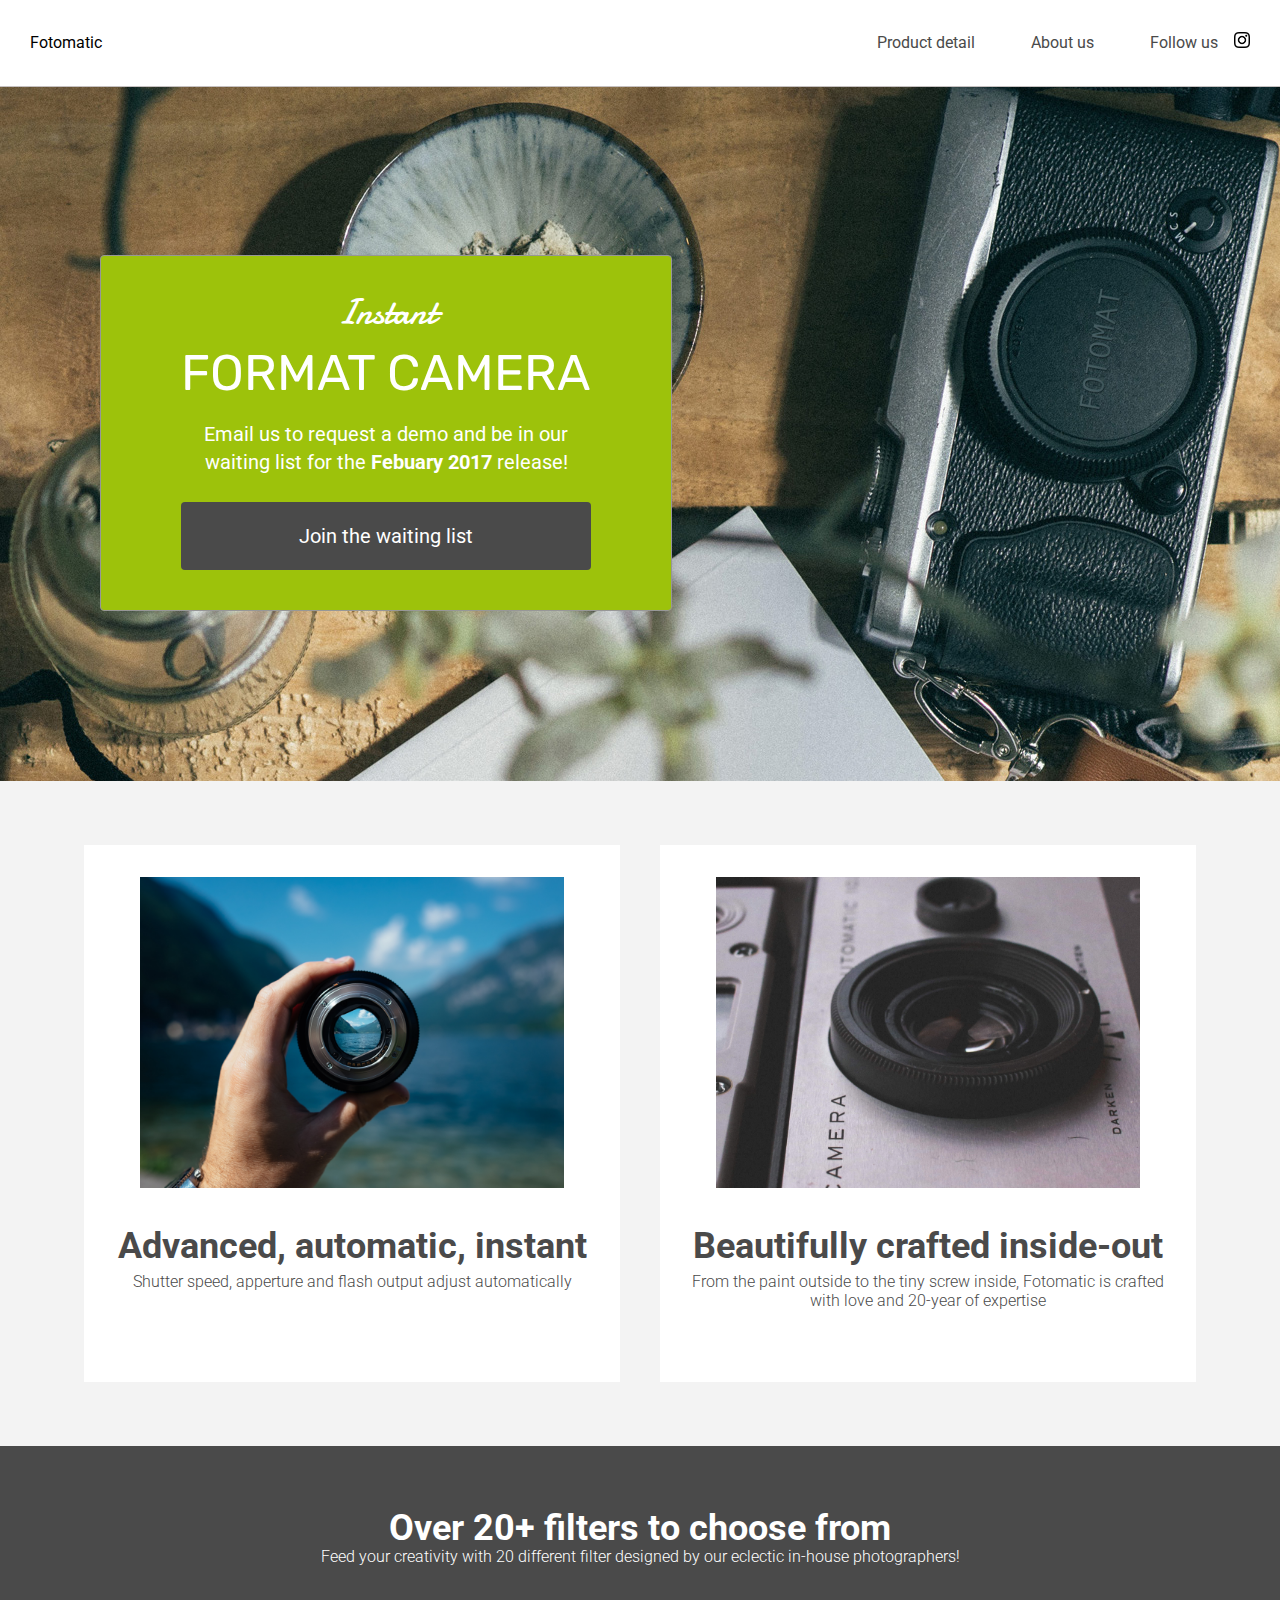
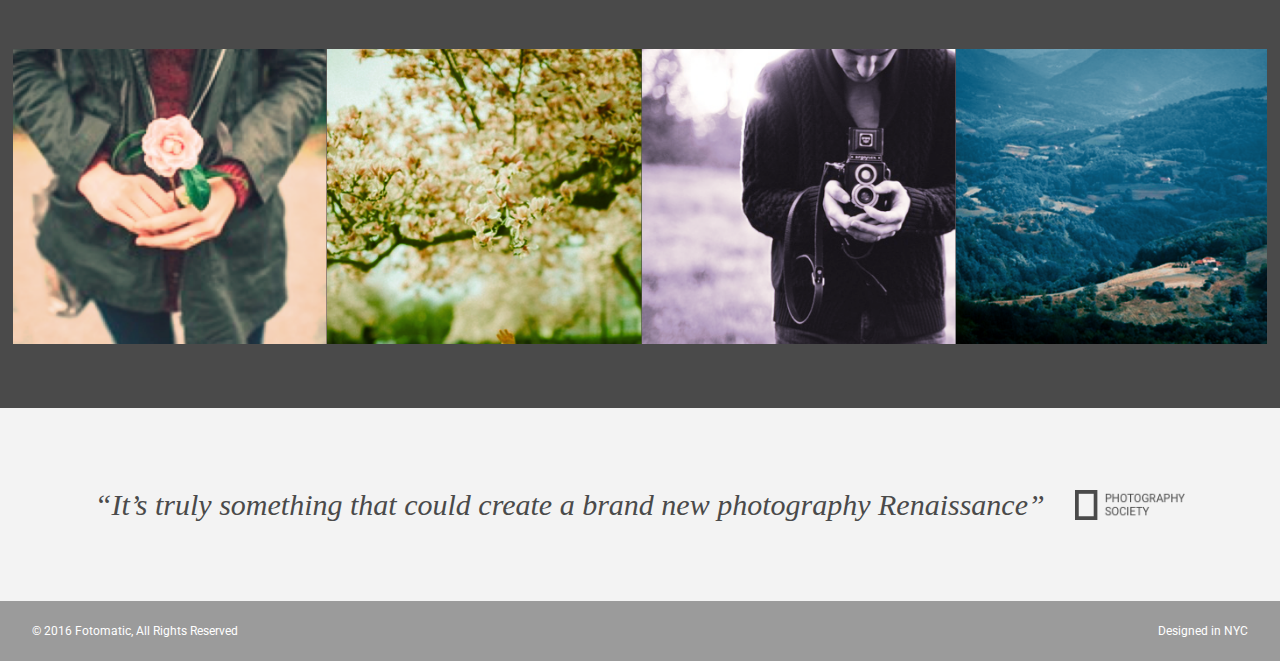
<file: fotomatic/index.html>
<!DOCTYPE html>
<html>
<head>
  <link href="https://fonts.googleapis.com/css?family=Damion" rel="stylesheet">
  <link href="https://fonts.googleapis.com/css?family=Rubik" rel="stylesheet">
  <link href="https://fonts.googleapis.com/css?family=Roboto:300,400,600,700" rel="stylesheet">
  <link rel="stylesheet" href="./resources/css/reset.css">
  <link rel="stylesheet" type="text/css" href="./resources/css/style.css">
  <meta charset="UTF-8">
</head>
<body>
  <!-- Header -->
  <header>
    <div class="content">
      <a href="index.html" class="desktop logo">Fotomatic</a>
      <nav class="desktop">
        <ul>
          <li><a href="#">Product detail</a></li>
          <li><a href="#">About us</a></li>
          <li><a href="https://www.instagram.com/">Follow us <img class="icon" src="./resources/images/instagram.png"></a></li>
        </ul>
      </nav>
      <nav class="mobile">
        <ul>
          <li><a href="#"><img src="./resources/images/ic-logo.svg"></a></li>
          <li><a href="#"><img src="./resources/images/ic-product-detail.svg"></a></li>
          <li><a href="#"><img src="./resources/images/ic-about-us.svg"></a></li>
          <li><a href="#" class="button">Join us</a></li>
        </ul>
      </nav>
    </div>
  </header>

  <!-- Main Content -->
  <div class="main-content">

    <!-- Sign Up Section -->
    <div id="sign-up-section" class="banner">
      <div id="sign-up-cta">
        <div class="content center">
          <div class="header">
            <h2 class="cursive">Instant</h2>
            <h1 class="striking">FORMAT CAMERA</h1>
          </div>
          <div class="email">
            <span>
              Email us to request a demo and be in our waiting list for the <strong>Febuary 2017</strong> release!
            </span>
            <div class="button">Join the waiting list</div>
          </div>
        </div>
      </div>
    </div>

    <!-- Features Section -->
    <div id="features-section">
      <div class="feature">
        <div class="center">
          <div class="image-container">
            <img src="./resources/images/feature-1.png" />
          </div>
          <div class="content">
            <h2>Advanced, automatic, instant</h2>
            <h3>Shutter speed, apperture and flash output adjust automatically</h3>
          </div>
        </div>
      </div>
      <div class="feature">
        <div class="center">
          <div class="image-container">
            <img src="./resources/images/feature-2.png" />
          </div>
          <div class="content">
            <h2>Beautifully crafted inside-out</h2>
            <h3>From the paint outside to the tiny screw inside, Fotomatic is crafted with love and 20-year of expertise</h3>
          </div>
        </div>
      </div>
    </div>

    <!-- Filters Section -->
    <div id="filters-section">
      <div class="content center">
        <h2>Over 20+ filters to choose from</h2>
        <h3>Feed your creativity with 20 different filter designed by our eclectic in-house photographers!</h3>
      </div>
      <div class="images-container">
        <div class="image-container">
          <img src="./resources/images/filter-1.png" />
        </div>
        <div class="image-container">
          <img src="./resources/images/filter-2.png" />
        </div>
        <div class="image-container">
          <img src="./resources/images/filter-3.png" />
        </div>
        <div class="image-container extra">
          <img src="./resources/images/filter-4.png" />
        </div>
      </div>
    </div>

    <!-- Quotes Section-->
    <div id="quotes-section">
      <div class="content center">
        <span class="quote">“It’s truly something that could create a brand new photography Renaissance”</span>
        <img class="quote-citation" src="./resources/images/photography-logo.png" />
      </div>
    </div>

    <!-- Footer -->
    <footer>
      <div class="content">
        <span class="copyright">© 2016  Fotomatic, All Rights Reserved</span>
        <span class="location">Designed in NYC</span>
      </div>
    </footer>

  </div>
</body>
</html>
</file>
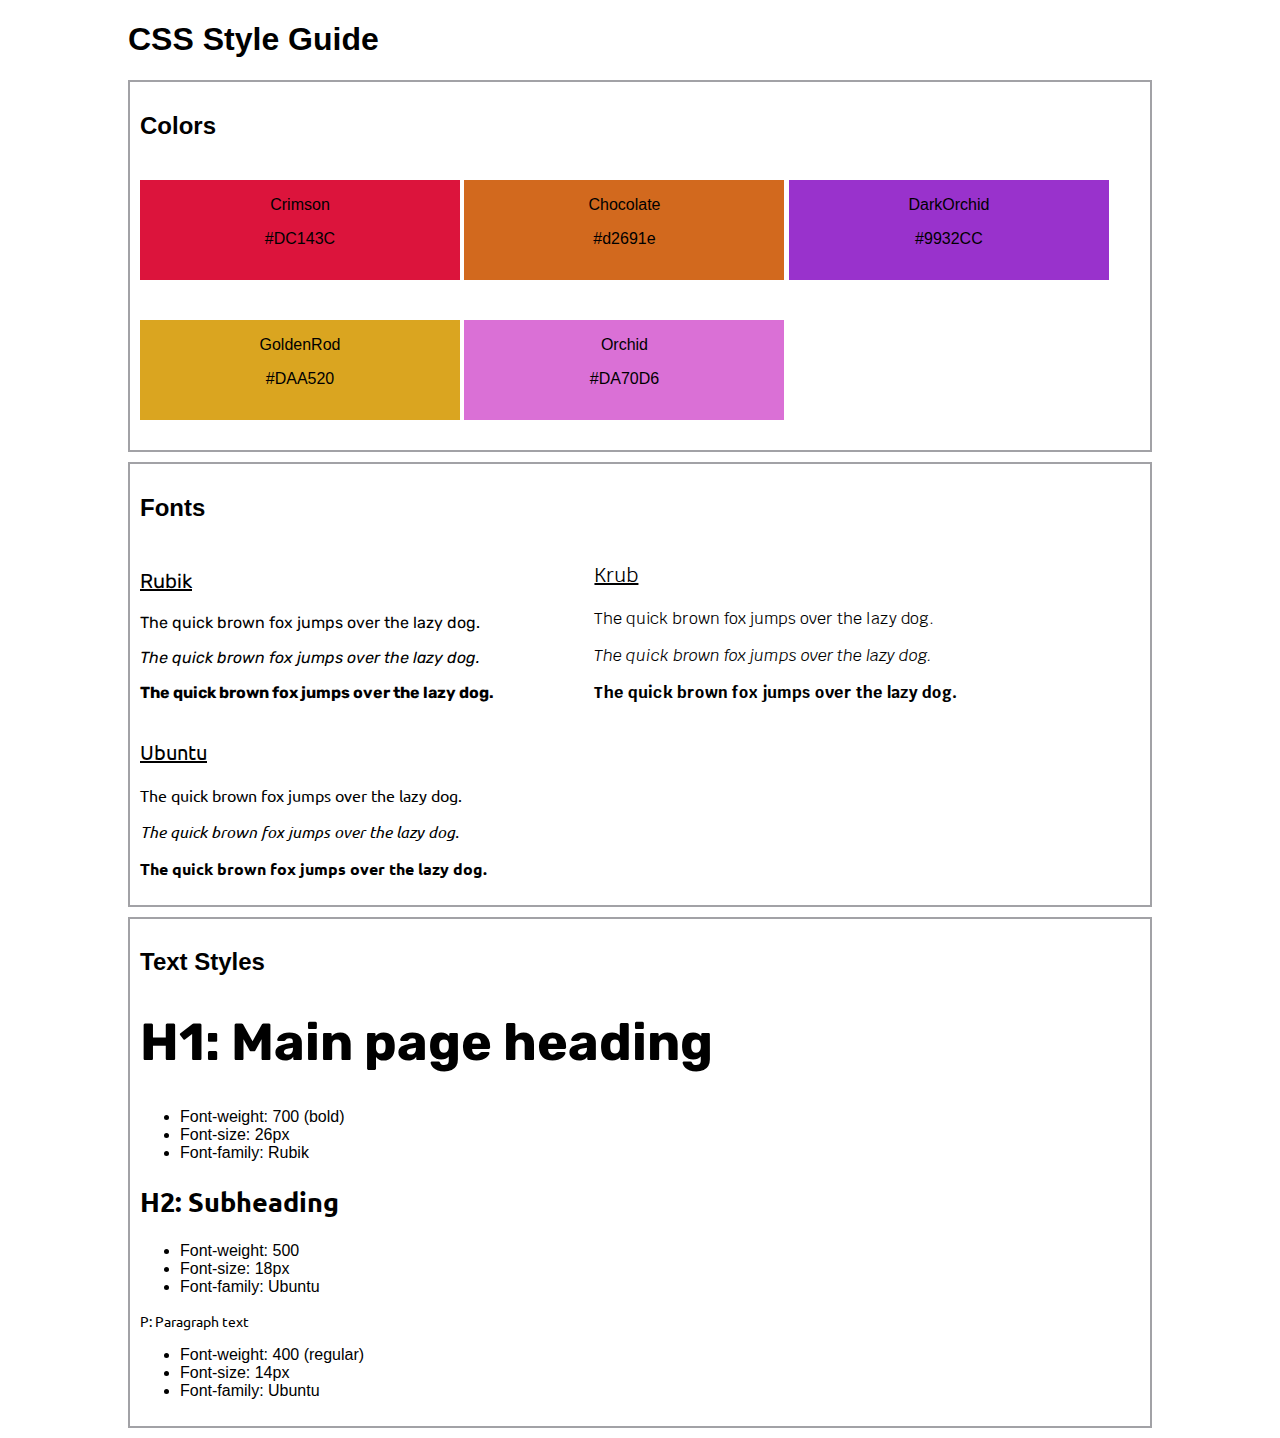
<file: starting/index.html>
<!DOCTYPE html>
<html>

<head>
    <link rel="preconnect" href="https://fonts.gstatic.com">
    <link href="https://fonts.googleapis.com/css2?family=Krub:ital,wght@0,400;0,700;1,400&family=Rubik:ital,wght@0,400;0,700;1,400&family=Ubuntu:ital,wght@0,400;0,700;1,400&display=swap" rel="stylesheet">
    <link rel="stylesheet" type="text/css" href="./styles.css">
    <title>CSS Style Guide</title>
</head>

<body>
    <div class = "heading">
        <h1>CSS Style Guide</h1>
    </div>

    <!--COLORS-->
    <div class = "container">
        <h2>Colors</h2>
        <div class = "colorcontainer">
            <div class = "cb crimsonbox">
                <p class = "crimsonword">
                    Crimson
                </p>
                <p class = "crimsoncode">
                    #DC143C
                </p>
            </div> <!--#DC143C-->


            <div class = "cb chocolatebox">
                <p class = "chocolateword">
                    Chocolate
                </p>
                <p class = "chocolatecode">
                    #d2691e
                </p>
            </div><!--rgb(210, 105, 30)    hsl(25, 75%, 47%) #d2691e--> 


            <div class = "cb darkorchidbox">
                <p class = "darkorchidword">
                    DarkOrchid
                </p>
                <p class = "darkorchidcode">
                    #9932CC
                </p>
            </div> <!--#9932CC rgb(153, 50, 204)  hsl(280, 61%, 50%)-->

            <div class = "cb goldenrodbox">
                <p class = "goldenrodword">
                    GoldenRod
                </p>
                <p class = "goldenrodcode">
                    #DAA520
                </p>
            </div><!--#DAA520 rgb(218, 165, 32)-->


            <div class = "cb orchidbox">
                <p class = "orchidword">
                    Orchid
                </p>
                <p class = "orchidcode">
                    #DA70D6
                </p>
            </div> <!--#DA70D6 rgb(218, 112, 214) hsl(302, 59%, 65%)-->
        </div>
    </div>

    <!--FONTS-->
    <div class = "container">
        <h2>Fonts</h2>
        <div class = "fontslist">
            <div class = "fp rubik">
                <p class = "boxx rubikbox">
                    <p class = "lab rubikword">
                        Rubik
                    </p>
                    <p class = "norm rubiknormal">
                        The quick brown fox jumps over the lazy dog.
                    </p>
                    <p class = "ii rubiki">
                        The quick brown fox jumps over the lazy dog.
                    </p>
                    <p class = "bb rubikb">
                        The quick brown fox jumps over the lazy dog.
                    </p>
                </p> 
            </div>

            <div class = "fp krub">
                <p class = "boxx krubbox">
                    <p class = "lab krubword">
                        Krub
                    </p>
                    <p class = "norm krubnormal">
                        The quick brown fox jumps over the lazy dog.
                    </p>
                    <p class = "ii krubi">
                        The quick brown fox jumps over the lazy dog.
                    </p>
                    <p class = "bb krubb">
                        The quick brown fox jumps over the lazy dog.
                    </p>
                </p> 
            </div>

            <div class = "fp ubuntu">
                <p class = "boxx ubuntubox">
                    <p class = "lab ubuntuword">
                        Ubuntu
                    </p>
                    <p class = "norm ubuntunormal">
                        The quick brown fox jumps over the lazy dog.
                    </p>
                    <p class = "ii ubuntui">
                        The quick brown fox jumps over the lazy dog.
                    </p>
                    <p class = "bb ubuntub">
                        The quick brown fox jumps over the lazy dog.
                    </p>
                </p> 
            </div>
        </div>
    </div>
<!--Text Styles-->
    <div class = "container">
        <h2>Text Styles</h2>
        <div class = "h1box">
            <h1>H1: Main page heading</h1>
        </div>
        <div class = "stylelist">
            <ul>
                <li>Font-weight: 700 (bold)</li>
                <li>Font-size: 26px</li>
                <li>Font-family: Rubik</li>
            </ul>
        </div>

        <div class = "h2box">
            <h2>H2: Subheading</h2>
        </div>
        <div class = "stylelist">
            <ul>
                <li>Font-weight: 500</li>
                <li>Font-size: 18px</li>
                <li>Font-family: Ubuntu</li>
            </ul>
        </div>
 
      
        <div class = "pbox">
            <p>P: Paragraph text</p>
        </div>
        <div class = "stylelist">
            <ul>
                <li>Font-weight: 400 (regular)</li>
                <li>Font-size: 14px</li>
                <li>Font-family: Ubuntu</li>
            </ul>
        </div>  
    </div>
</body>

</body>

</html>
</file>
<file: fotomatic/resources/css/style.css>
/* Universal Styles */

html {
  font-family: "Roboto", sans-serif;
  font-size: 16px;
}

.main-content {
  position: relative;
  top: 5.3125rem; /* To offset for fixed header. */
}

.center {
  text-align: center;
}

.button {
  border-radius: 4px;
  background-color: #4a4a4a;
  color: white;
}

.image-container {
  overflow: hidden;
}

.image-container img {
  display: block;
  max-width: 100%;
}

@media only screen and (max-width: 895px) {
  .main-content {
    top: 2.5625rem;
  }
}

@media only screen and (max-width: 760px) {
  .main-content {
    top: 2.5625rem;
  }
}

/* Header */

header {
  position: fixed;
  z-index: 100;
  width: 100%;
  border-bottom: solid 1px #c6c1c1;
  background-color: white;
}

header .content {
  display: flex;
  align-items: center;
  padding: 1.875rem;
}

header .logo {
  flex: 1;
}

header nav ul {
  display: flex;
}

nav li {
  padding-left: 3.5rem;
}

nav a {
  vertical-align: bottom;
  line-height: 1.6;
  font-size: 1rem;
  color: #4a4a4a;
}

header .icon {
  width: 1rem;
  padding-left: .75rem;
}

header .mobile {
  display: none;
}

@media only screen and (max-width: 760px) {
  header .desktop {
    display: none;
    color: #4a4a4a;
    font-size: 16px;
    font-family: "Roboto-Regular";
    line-height: 1.6;
  }

  header .mobile {
    display: block;
    width: 100%;
  }

  header .content {
    padding: .5rem 0;
  }

  header .mobile ul {
    display: flex;
    justify-content: space-around;
    align-items: center;
    width: 100%;
  }

  header .mobile li {
    padding: 0;
  }

  header .mobile .button {
    padding: .1875rem .5rem;
    background-color: #9dc20b;
    line-height: 1.6;
    color: white;
  }
}

/* Sign Up Section */

#sign-up-section {
  display: flex;
  justify-content: flex-start;
  align-items: flex-start;
  height: 43.5rem;
  background-image: url('../images/banner-landingpage.jpg');
  background-position: bottom;
  background-size: cover;
  background-repeat: no-repeat;
}

#sign-up-cta {
  position: relative;
  padding: 0 5rem 2.5rem 5rem;
  border: solid 1px #979797;
  border-radius: 4px;
  background-color: #9dc20b;
  margin: 170px 0px 170px 100px;
}

#sign-up-cta .content {
  width: 25.625rem;
  margin-top: 2rem;
  font-family: "Roboto", sans-serif;
  font-size: 1.25rem;
  line-height: 1.4;
  color: white;
}

#sign-up-cta h1 {
  font-size: 3.125rem;
}

#sign-up-cta h2 {
  font-size: 2.25rem;
}

#sign-up-cta span strong {
  font-weight: bold;
}

#sign-up-cta .cursive {
  font-family: "Damion", cursive;
}

#sign-up-cta .striking {
  font-family: "Rubik", sans-serif;
  padding-bottom: .75rem;
}

#sign-up-cta .button {
  margin-top: 1.625rem;
  padding: 1.25rem 7.25rem;
}

@media only screen and (max-width: 760px) {
  #sign-up-section {
    align-items: center;
    justify-content: center;
    height: 28rem;
  }

  #sign-up-cta {
    position: static;
    width: auto;
    height: auto;
    background-color: transparent;
    border: none;
  }

  #sign-up-cta .content {
    margin-top: 0;
  }

  #sign-up-cta .email {
    display: none;
  }

  #sign-up-cta h1 {
    font-size: 3.125rem;
  }

  #sign-up-cta h2 {
    font-size: 2.25rem;
  }
}

@media only screen and (max-width: 450px) {
  #sign-up-section {
    height: 20rem;
  }

  #sign-up-cta h1 {
    font-size: 2.25rem;
  }

  #sign-up-cta h2 {
    font-size: 2rem;
  }
}

/* Features Section */

#features-section {
  display: flex;
  justify-content: space-between;
  padding: 4rem 5%;
  background-color: #f3f3f3;
}

.feature {
  flex: 1;
  padding: 2rem;
  margin: 0px 1.25rem;
  background-color: white;
}
.feature .content {
  padding: 2.5rem 0;
}
.feature .image-container {
  width: 90%;
  height: 65%;
  margin: 0 auto;
}
.feature h2 {
  padding-bottom: .5rem;
  font-size: 2.25rem;
  font-weight: bold;
  color: #4a4a4a;
}

.feature h3 {
  font-size: 1rem;
  line-height: 1.2;
  font-weight: 300;
  color: #4a4a4a;
}

@media only screen and (max-width: 890px) {
  #features-section {
    padding: 1rem;
  }

  .feature {
    margin: 0px .5rem;
    padding: 1rem;
  }
  .feature h2 {
    font-size: 1.125rem;
    line-height: 1.3;
    font-weight: normal;
  }

  .feature h3 {
    font-size: .875rem;
    line-height: 1.4;
  }
}

@media only screen and (max-width: 760px) {
  #features-section {
    flex-flow: column;
    padding: 0;
  }

  .feature {
    margin: 0;
    padding: 1.25rem 1rem 0 1rem;
  }
  .feature .content {
    padding: 1.25rem 0 1.875rem 0;
  }
}

/* Filters Section */

#filters-section {
  padding: 4rem 0;
  background-color: #4a4a4a;
}

#filters-section .content {
  padding: 0 .625rem;
  margin-bottom: 5rem;
}

#filters-section .content h2 {
  font-size: 2.25rem;
  font-weight: bold;
  color: white;
}

#filters-section .content h3 {
  font-size: 1rem;
  line-height: 1.4;
  font-weight: 300;
  color: white;
}

#filters-section .images-container {
  display: flex;
  max-width: 100%;
  padding: 0 1%;
}

@media only screen and (max-width: 760px) {
  #filters-section {
    padding: 1.5rem 0 0 0;
  }

  #filters-section .content {
    margin-bottom: 1rem;
  }

  #filters-section .content h2 {
    padding-bottom: .625rem;
    font-size: 1.125rem;
    line-height: 1.3;
    font-weight: normal;
  }

  #filters-section .content h3 {
    font-size: .875rem;
    line-height: 1.4;
  }

  #filters-section .images-container {
    padding: 0;
    display: flex;
  }

  #filters-section .extra {
    display: none;
  }
}

/* Quotes Section */

#quotes-section {
  background-color: #f3f3f3;
}

#quotes-section .content {
  padding: 5rem 1.5rem;
  align-items: center;
  justify-content: center;
  display: flex;
}

#quotes-section .quote {
  padding-right: 1.875rem;
  font-family: "Palatino", serif;
  font-size: 30px;
  line-height: 1.1;
  font-style: italic;
  color: #4a4a4a;
}

#quotes-section .quote-citation {
  height: 1.875rem;
}

@media only screen and (max-width: 895px) {
  #quotes-section .content {
    padding: 3rem 1.5rem;
  }
}

@media only screen and (max-width: 760px) {
  #quotes-section content {
    padding: 1.875rem .625rem;
  }

  #quotes-section quote {
    font-size: 1.5rem;
    line-height: 1.4;
  }

  #quotes-section quote-citation {
    display: block;
    padding-top: 1rem;
    margin: auto;
  }
}

/* Footer */

footer {
  background-color: #9b9b9b;
  padding: 1.5rem 2rem;
}

footer .content {
  color: white;
  display: flex;
  font-size: .75rem;
}

footer .copyright {
  flex-grow: 1;
}
@media only screen and (max-width: 600px) {
  footer .content {
    font-size: .625rem;
  }
}
</file>
<file: starting/styles.css>
p{
    margin-block-start: 1em;
    margin-block-end: 1em;
    margin-inline-start: 0px;
    margin-inline-end: 0px;
}

.fp{
    width: 45%;
    display: inline-block;
}

div {
    display: block;
}

body {
    font-family: 'Nunito Sans', sans-serif;
    margin: 0 10%;
}


.container {
    border: 2px solid #a2a2a6;
    padding: 10px;
    margin: 10px auto;
}

.colorcontainer {
    width: 100%;
}

.cb {
    display: inline-block;
    width: 32%;
    text-align: center;
    margin: 20px auto;
    min-height: 100px;
}

.lab{
    font-size: 20px;
    text-decoration: underline;
}

.crimsonbox {
    background-color: Crimson
}

.chocolatebox {
    background-color: hsl(25, 75%, 47%)
}

.darkorchidbox {
    background-color: rgb(153, 50, 204);
}

.goldenrodbox {
    background-color: goldenrod;
}

.orchidbox {
    background-color: orchid;
}

.ii{
    font-style: italic;
}

.bb{
    font-weight: bold;
}

.norm{
    font-style: normal;
}

.ubuntu{
    font-family: 'Ubuntu', sans-serif;
}

.krub{
    font-family: 'Krub', sans-serif;
}

.rubik{
    font-family: 'Rubik', sans-serif;
}

.h1box{
    font-weight: 700;
    font-size: 26px;
    font-family: 'Rubik', sans-serif;
}

.h2box{
    font-weight: 500;
    font-size: 18px;
    font-family: 'Ubuntu', sans-serif;
}

.pbox{
    font-weight: 400;
    font-size: 14px;
    font-family: 'Ubuntu', sans-serif;
}
</file>
